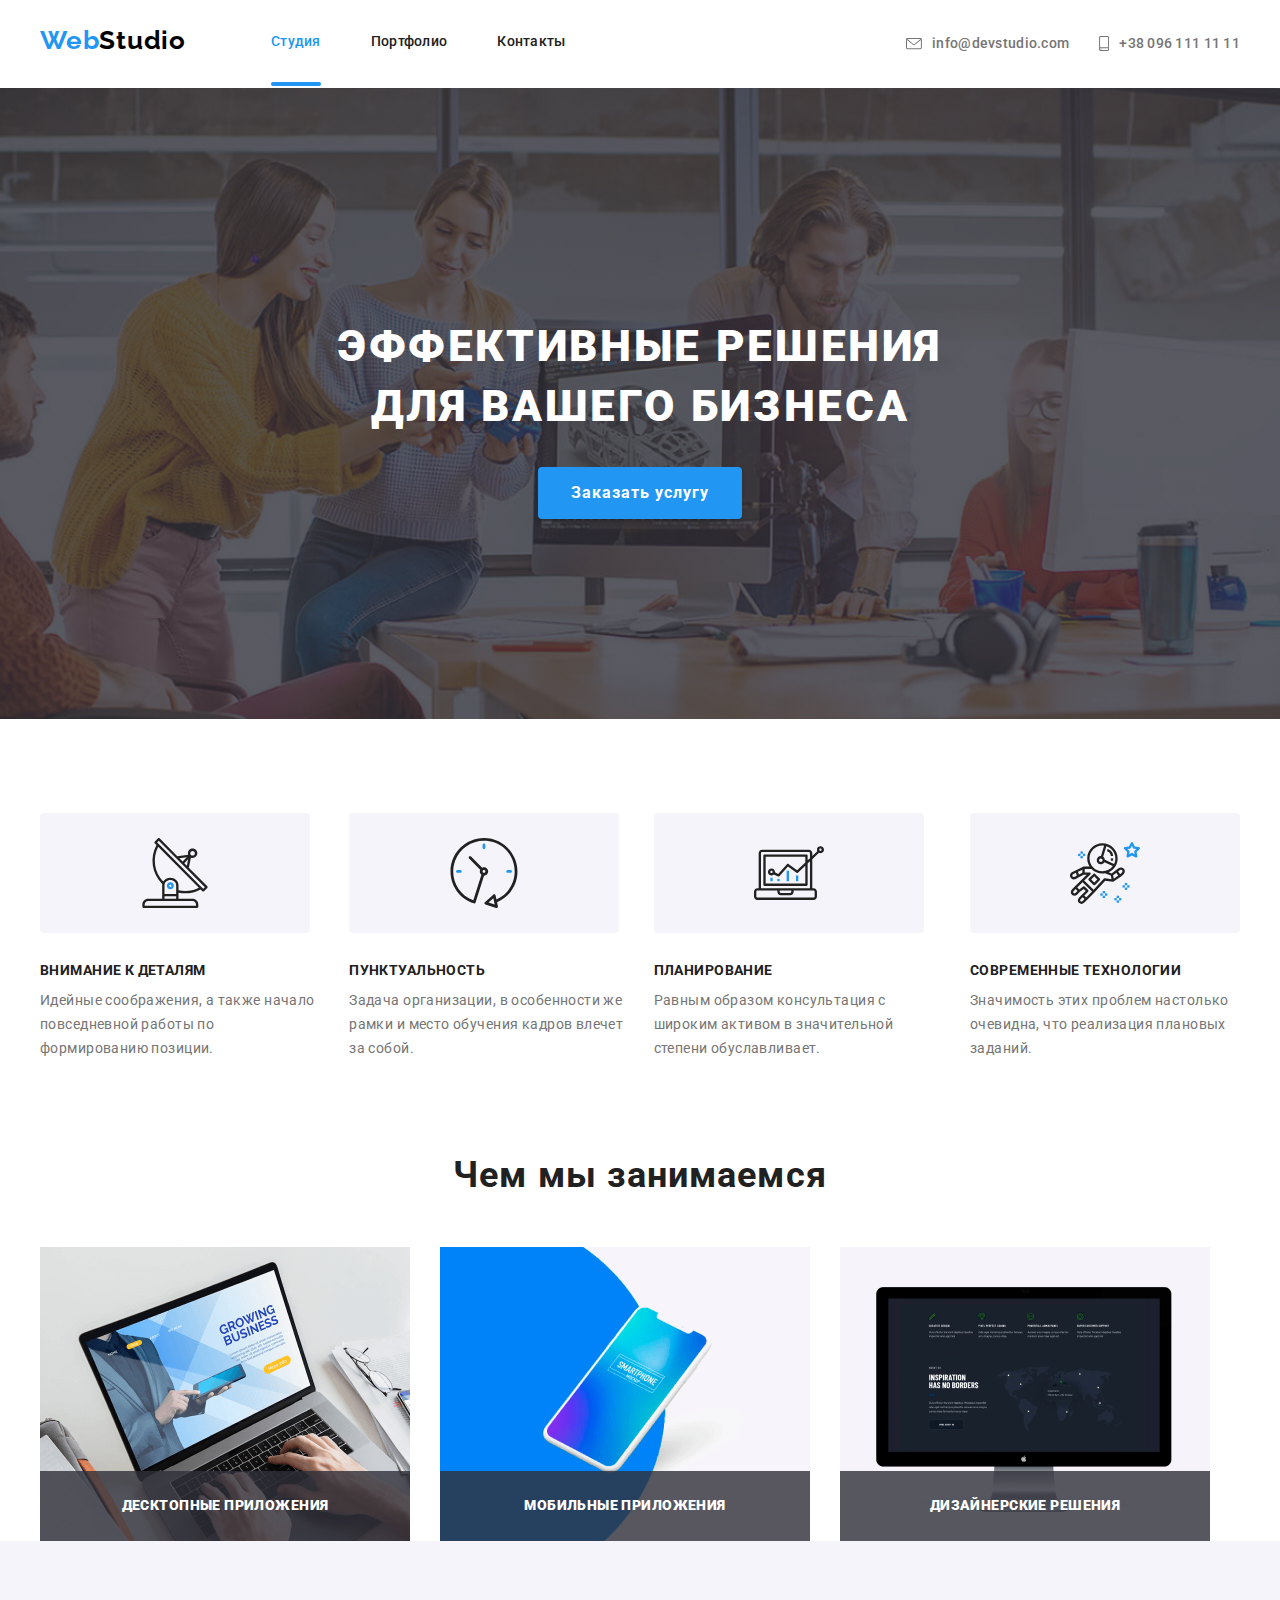
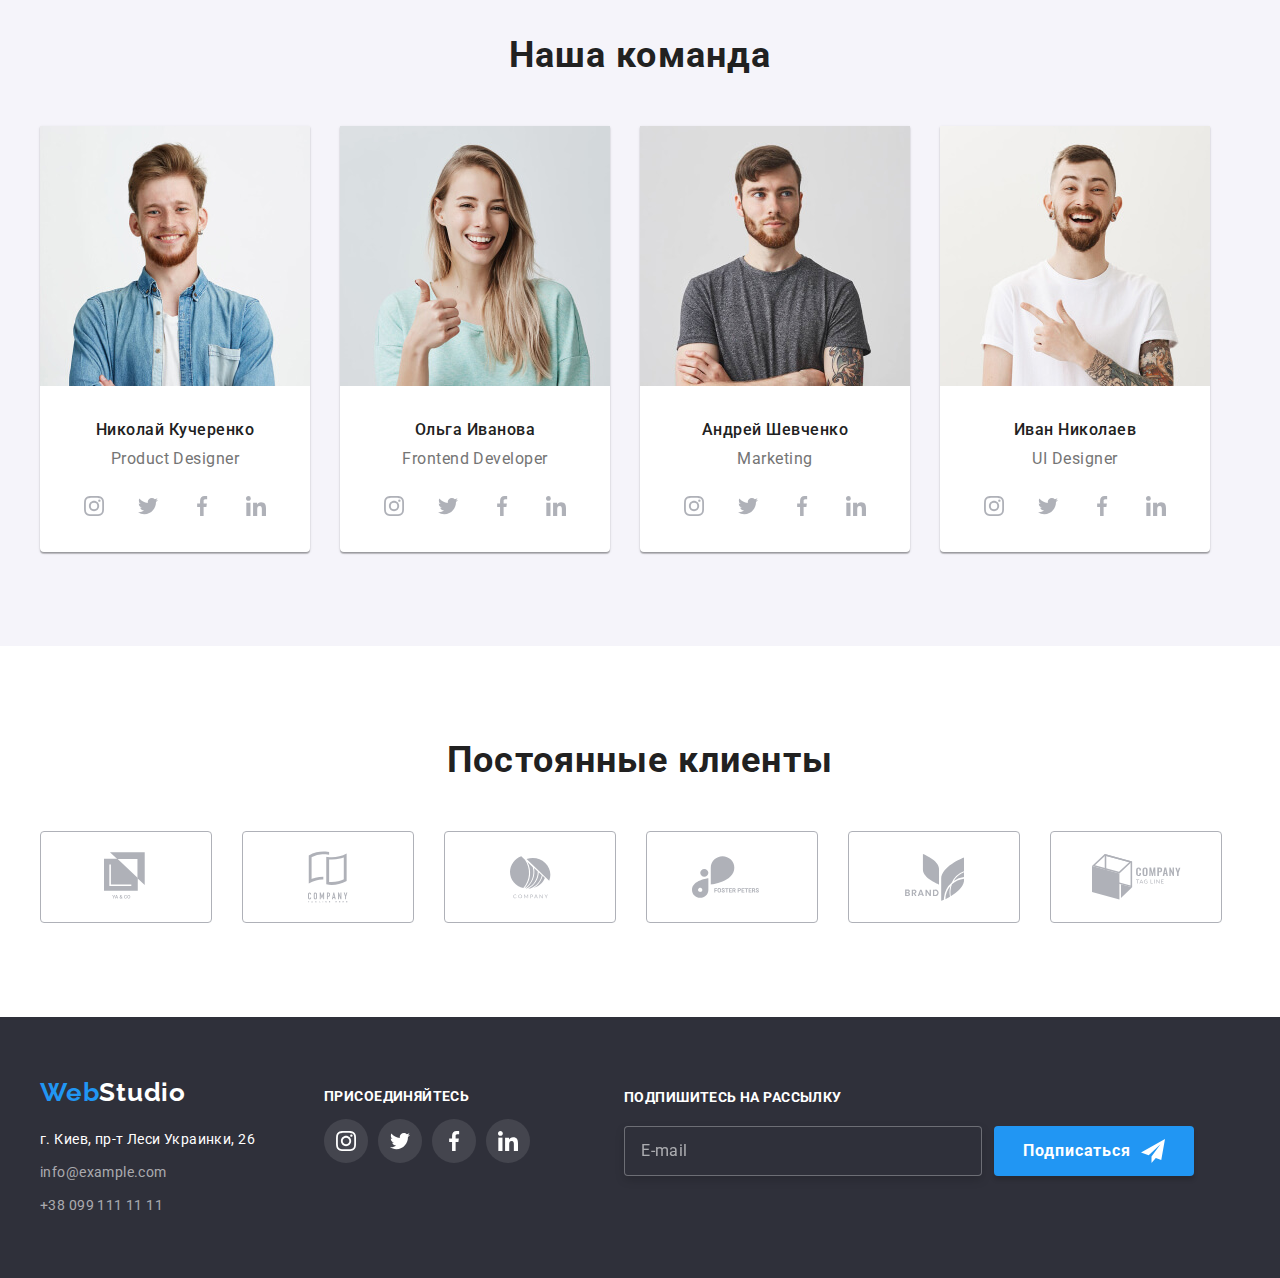
<file: index.html>
<!DOCTYPE html>
<html lang="ru">

<head>
    <meta charset="UTF-8">
    <meta name="viewport" content="width=device-width, initial-scale=1.0">
    <title>Web Studio</title>
    <link href="https://fonts.googleapis.com/css2?family=Raleway:wght@700&family=Roboto:wght@400;500;700;900&display=swap" rel="stylesheet">
    <link rel="stylesheet" href="./css/normalize.css">
    <link rel="stylesheet" href="./css/main.min.css">
</head>

<body>
    <header class="header">
        <div class="container">
            <nav class="navigation">
                <a class="logo-link link" href="./index.html"><span class="web">Web</span>Studio</a>
    
                <ul class="menu-list list">
                    <li class="menu-item">
                        <a class="menu-link menu-link-studio link" href="./index.html">Студия</a>
                    </li>
                    <li class="menu-item">
                        <a class="menu-link link" href="./portfolio.html">Портфолио</a>
                    </li>
                    <li class="menu-item">
                        <a class="menu-link link" href="">Контакты</a>
                    </li>
                </ul>
            </nav>
                <ul class="contacts-list list">
                    <li class="contacts-list-item">
                        <address class="contacts-item">
                            <a class="contacts-link link" href="mailto:info@devstudio.com">
                                <svg class="contacts-link-svg svg-mail">
                                    <use href="./images/sprite.svg#icon-e-mail"></use>
                                </svg>
                                info@devstudio.com</a>
                        </address>
                    </li>
                    <li class="contacts-list-item">
                        <address class="contacts-item">
                            <a class="contacts-link link" href="tel:+380961111111">
                                <svg class="contacts-link-svg svg-tel">
                                    <use href="./images/sprite.svg#icon-tel"></use>
                                </svg>
                                +38 096 111 11 11</a>
                        </address>
                    </li>
                </ul>
        </div>

    </header>

    <main>
        <section class="hero">
            <h1 class="hero-title">Эффективные решения <br> для вашего бизнеса</h1>
            <button data-modal-open class="hero-btn btn">Заказать услугу</button>
            <div data-modal class="backdrop is-hidden">
            <form action="#" class="hero-btn-form">
                <button data-modal-close class="close-form-button" type="button">
                <svg class="close-form-svg" width="18" height="18">
                    <use href="./images/sprite.svg#icon-close-form"></use>
                </svg>
                </button>
                <h2 class="hero-btn-form-p">Оставьте свои данные, мы вам перезвоним</h2>
                <div class="hero-form-field">
                <input type="text" class="hero-form-input" name="user-name" id="user-name" required placeholder=" ">
                <label for="user-name" class="hero-form-label">Имя</label>
                <svg class="hero-form-label-svg">
                    <use href="./images/sprite.svg#icon-user-name"></use>
                </svg>
                </div>
                <div class="hero-form-field">
                <input type="tel" class="hero-form-input" name="user-tel" id="user-tel" required placeholder=" ">
                
                <label for="user-tel" class="hero-form-label">Телефон</label>
                <svg class="hero-form-label-svg">
                    <use href="./images/sprite.svg#icon-user-tel"></use>
                </svg>
                </div>
                <div class="hero-form-field">
                <input type="email" class="hero-form-input" name="user-mail" id="user-mail" required placeholder=" ">
                
                <label for="user-mail" class="hero-form-label">Почта</label>
                <svg class="hero-form-label-svg">
                    <use href="./images/sprite.svg#icon-user-mail"></use>
                </svg>
                </div>
                <textarea class="hero-form-comment" name="user-comment" minlength="10" placeholder="Комментарий"></textarea>
                <div class="checkbox-div">
                    <input type="checkbox" value="agree" name="checkbox-agree" id="checkbox-agree-id" class="checkbox-input-text" required>
                    <label for="checkbox-agree-id" class="checkbox-text">Соглашаюсь с рассылкой и принимаю
                        <a class="checkbox-agree-link">Условия договора</a>
                    </label>
                </div>
                <button class="hero-button-form" type="submit">Отправить</button>
            </form>
            </div>
        </section>
        <!-- Особенности -->
        <section class="feature">
            <div class="container">
                <h2 hidden>Особенности</h2>
                <ul class="features-list list">
                    <li class="feature-item-one feature-item">
                        <h3 class="feature-title">Внимание к деталям</h3>
                        <p class="feature-description">Идейные соображения, а также начало повседневной работы по формированию позиции.</p>
                    </li>
                    <li class="feature-item-two feature-item">
                        <h3 class="feature-title">Пунктуальность</h3>
                        <p class="feature-description">Задача организации, в особенности же рамки и место обучения кадров влечет за собой.</p>
                    </li>
                    <li class="feature-item-three feature-item">                        <h3 class="feature-title">Планирование</h3>
                        <p class="feature-description">Равным образом консультация с широким активом в значительной степени обуславливает.</p>
                    </li>
                    <li class="feature-item-four feature-item">                        <h3 class="feature-title">Современные технологии</h3>
                        <p class="feature-description">Значимость этих проблем настолько очевидна, что реализация плановых заданий.</p>
                    </li>
                </ul>
            </div>
        </section>

        <!-- Чем мы занимаемся -->
        <section class="what-we-do">
            <div class="container">
            <h2 class="whatwedo title">Чем мы занимаемся</h2>
                <ul class="whatwedo-list list">
                    <li class="whatwedo-list-item">
                        <div class="whatwedo-list-img-wrapper">
                            <img class="whatwedo-list-item-img" src="./images/Chem-my-zanimaemsia/Desktop-img.png" alt="Десктопные приложения">
                        </div>
                            <p class="whatwedo-item"><b>Десктопные приложения</b></p>
                    </li>
                    <li class="whatwedo-list-item">
                        <div class="whatwedo-list-img-wrapper">
                            <img class="whatwedo-list-item-img" src="./images/Chem-my-zanimaemsia/Mobile-img.png" alt="Мобильные приложения">
                    </div>
                        <p class="whatwedo-item"><b>Мобильные приложения</b></p>
                    </li>
                    <li class="whatwedo-list-item">
                        <div class="whatwedo-list-img-wrapper">
                            <img class="whatwedo-list-item-img" src="./images/Chem-my-zanimaemsia/Design-img.png" alt="Дизайнерские решения">
                        </div>
                        <p class="whatwedo-item"><b>Дизайнерские решения</b></p>
                    </li>
                </ul>
            </div>
        </section>

        <!-- Наша команда -->
        <section class="our-team-section">
            <div class="container">
                <h2 class="our-team title">Наша команда</h2>
                    <ul class="our-team-list list">
                        <li class="our-team-list-item">                        
                            <img class="our-team-img" src="./images/Nasha-komanda/img.jpg" alt="Николай Кучеренко" width="270" height="260">
                            <h3 class="team-item">Николай Кучеренко</h3>
                            <p class="team-item-description" lang="en">Product Designer</p>
                            <div class="social-list">
                                <ul class="our-team-social-links list">
                                    <li class="social-links-item">
                                        <a class="social-links-svg" href="">
                                            <svg class="social-link-svg">
                                                <use href="./images/sprite.svg#icon-instagram-grey"></use>
                                            </svg>
                                        </a>
                                    </li>
                                    <li class="social-links-item">
                                        <a class="social-links-svg" href="">
                                            <svg class="social-link-svg">
                                                <use href="./images/sprite.svg#icon-twitter-grey"></use>
                                            </svg>
                                        </a>
                                    </li>
                                    <li class="social-links-item">
                                        <a class="social-links-svg" href="">
                                            <svg class="social-link-svg">
                                                <use href="./images/sprite.svg#icon-facebook-grey"></use>
                                            </svg>
                                        </a>
                                    </li>
                                    <li class="social-links-item">
                                        <a class="social-links-svg" href="">
                                            <svg class="social-link-svg">
                                                <use href="./images/sprite.svg#icon-linkedin-grey"></use>
                                            </svg>
                                        </a>
                                    </li>
                                </ul>
                            </div>
                        </li>
                
                
                        <li class="our-team-list-item">
                            <img class="our-team-img" src="./images/Nasha-komanda/img-1.jpg" alt="Ольга Иванова" width="270" height="260">
                            <h3 class="team-item">Ольга Иванова</h3>
                            <p class="team-item-description" lang="en">Frontend Developer</p>
                            <ul class="our-team-social-links list">
                                <li class="social-links-item">
                                    <a class="social-links-svg" href="">
                                        <svg class="social-link-svg">
                                            <use href="./images/sprite.svg#icon-instagram-grey"></use>
                                        </svg>
                                    </a>
                                </li>
                                <li class="social-links-item">
                                    <a class="social-links-svg" href="">
                                        <svg class="social-link-svg">
                                            <use href="./images/sprite.svg#icon-twitter-grey"></use>
                                        </svg>
                                    </a>
                                </li>
                                <li class="social-links-item">
                                    <a class="social-links-svg" href="">
                                        <svg class="social-link-svg">
                                            <use href="./images/sprite.svg#icon-facebook-grey"></use>
                                        </svg>
                                    </a>
                                </li>
                                <li class="social-links-item">
                                    <a class="social-links-svg" href="">
                                        <svg class="social-link-svg">
                                            <use href="./images/sprite.svg#icon-linkedin-grey"></use>
                                        </svg>
                                    </a>
                                </li>
                            </ul>
                        </li>
                
                
                    <li class="our-team-list-item">
                        <img class="our-team-img" src="./images/Nasha-komanda/img-2.jpg" alt="Андрей Шевченко" width="270" height="260">
                        <h3 class="team-item">Андрей Шевченко</h3>
                        <p class="team-item-description" lang="en">Marketing</p>
                        <ul class="our-team-social-links list">
                            <li class="social-links-item">
                                <a class="social-links-svg" href="">
                                    <svg class="social-link-svg">
                                        <use href="./images/sprite.svg#icon-instagram-grey"></use>
                                    </svg>
                                </a>
                            </li>
                            <li class="social-links-item">
                                <a class="social-links-svg" href="">
                                    <svg class="social-link-svg">
                                        <use href="./images/sprite.svg#icon-twitter-grey"></use>
                                    </svg>
                                </a>
                            </li>
                            <li class="social-links-item">
                                <a class="social-links-svg" href="">
                                    <svg class="social-link-svg">
                                        <use href="./images/sprite.svg#icon-facebook-grey"></use>
                                    </svg>
                                </a>
                            </li>
                            <li class="social-links-item">
                                <a class="social-links-svg" href="">
                                    <svg class="social-link-svg">
                                        <use href="./images/sprite.svg#icon-linkedin-grey"></use>
                                    </svg>
                                </a>
                            </li>
                        </ul>
                    </li>
                    <li class="our-team-list-item">
                        <img class="our-team-img" src="./images/Nasha-komanda/img-3.jpg" alt="Иван Николаев" width="270" height="260">
                        <h3 class="team-item">Иван Николаев</h3>
                        <p class="team-item-description" lang="en">UI Designer</p>
                            
                        <ul class="our-team-social-links list">
                            <li class="social-links-item">
                                <a class="social-links-svg" href="">
                                    <svg class="social-link-svg">
                                        <use href="./images/sprite.svg#icon-instagram-grey"></use>
                                    </svg>
                                </a>
                            </li>
                            <li class="social-links-item">
                                <a class="social-links-svg" href="">
                                    <svg class="social-link-svg">
                                        <use href="./images/sprite.svg#icon-twitter-grey"></use>
                                    </svg>
                                </a>
                            </li>
                            <li class="social-links-item">
                                <a class="social-links-svg" href="">
                                    <svg class="social-link-svg">
                                        <use href="./images/sprite.svg#icon-facebook-grey"></use>
                                    </svg>
                                </a>
                            </li>
                            <li class="social-links-item">
                                <a class="social-links-svg" href="">
                                    <svg class="social-link-svg">
                                        <use href="./images/sprite.svg#icon-linkedin-grey"></use>
                                    </svg>
                                </a>
                            </li>
                        </ul>
                    </li>
                </ul>
            </div>
        </section>

        <!-- Постоянные клиенты -->
        <section class="clients-section">
            <div class="container">
            <h2 class="clients title">Постоянные клиенты</h2>
            <ul class="clients-list list">
                <li class="clients-list-item"> 
                    <a class="clients-list-link" href="">
                        <svg class="clients-list-link-svg clients-list-link-svg-one"><use href="./images/sprite.svg#icon-logo-1"></use></svg>
                    </a>
                </li>
                <li class="clients-list-item">
                    <a class="clients-list-link" href="">
                        <svg class="clients-list-link-svg clients-list-link-svg-two"><use href="./images/sprite.svg#icon-logo-2"></use></svg>
                    </a>
                </li>
                <li class="clients-list-item">
                    <a class="clients-list-link" href="">
                        <svg class="clients-list-link-svg clients-list-link-svg-three"><use href="./images/sprite.svg#icon-logo-3"></use></svg>
                    </a>
                </li>
                <li class="clients-list-item">
                    <a class="clients-list-link" href="">
                        <svg class="clients-list-link-svg clients-list-link-svg-four"><use href="./images/sprite.svg#icon-logo-4"></use></svg>
                    </a>
                </li>
                <li class="clients-list-item">
                    <a class="clients-list-link" href="">
                        <svg class="clients-list-link-svg clients-list-link-svg-five"><use href="./images/sprite.svg#icon-logo-5"></use></svg>
                    </a>
                </li>
                <li class="clients-list-item">
                    <a class="clients-list-link" href="">
                        <svg class="clients-list-link-svg clients-list-link-svg-six"><use href="./images/sprite.svg#icon-logo-6"></use></svg>
                    </a>
                </li>
            </ul>
        </div>
        </section>
    </main>

    <footer>
        <div class="container footer-container">
            <div class="address-section">
                <a class="logo-link-footer link" href="./index.html"><span class="web">Web</span>Studio</a>
                <ul class="address-list list">
                    <li class="address-list-item">
                        <address><a class="adress-item link" href="https://goo.gl/maps/cfzTt26jJgseavG87" target="_blank">г. Киев, пр-т Леси Украинки, 26</a></address>
                    </li>
                    <li class="address-list-item">
                        <address><a class="mail-item link" href="mailto:info@example.com">info@example.com</a></address>
                    </li>
                    <li class="address-list-item">
                        <address><a class="tel-item link" href="tel:+380991111111">+38 099 111 11 11</a></address>
                    </li>
                </ul>
            </div>

            <div class="join-in-section">
                <p class="join-in">присоединяйтесь</p>
                <ul class="join-in-list list">
                    <li class="social-links-item">
                        <a class="social-link social-link-one" href="">
                        </a>
                    </li>
                    <li class="social-links-item">
                        <a class="social-link social-link-two" href="">
                        </a>
                    </li>
                    <li class="social-links-item">
                        <a class="social-link social-link-three" href="">
                        </a>
                    </li>
                    <li class="social-links-item">
                        <a class="social-link social-link-four" href="">
                        </a>
                    </li>
                </ul>
            </div>

            <div class="follow-us">
                <b class="join-in">подпишитесь на рассылку</b>
                <form class="email-input">
                    <input type="email" class="email-input-form" name="user-email" placeholder="E-mail">
                    <button class="follow-us-button" type="submit"><span class="follow-us-title">Подписаться</span></button>
                </form>
            </div>
        </div>
    </footer>
    <script src="./js/modal.js"></script>
</body>
</html>
</file>
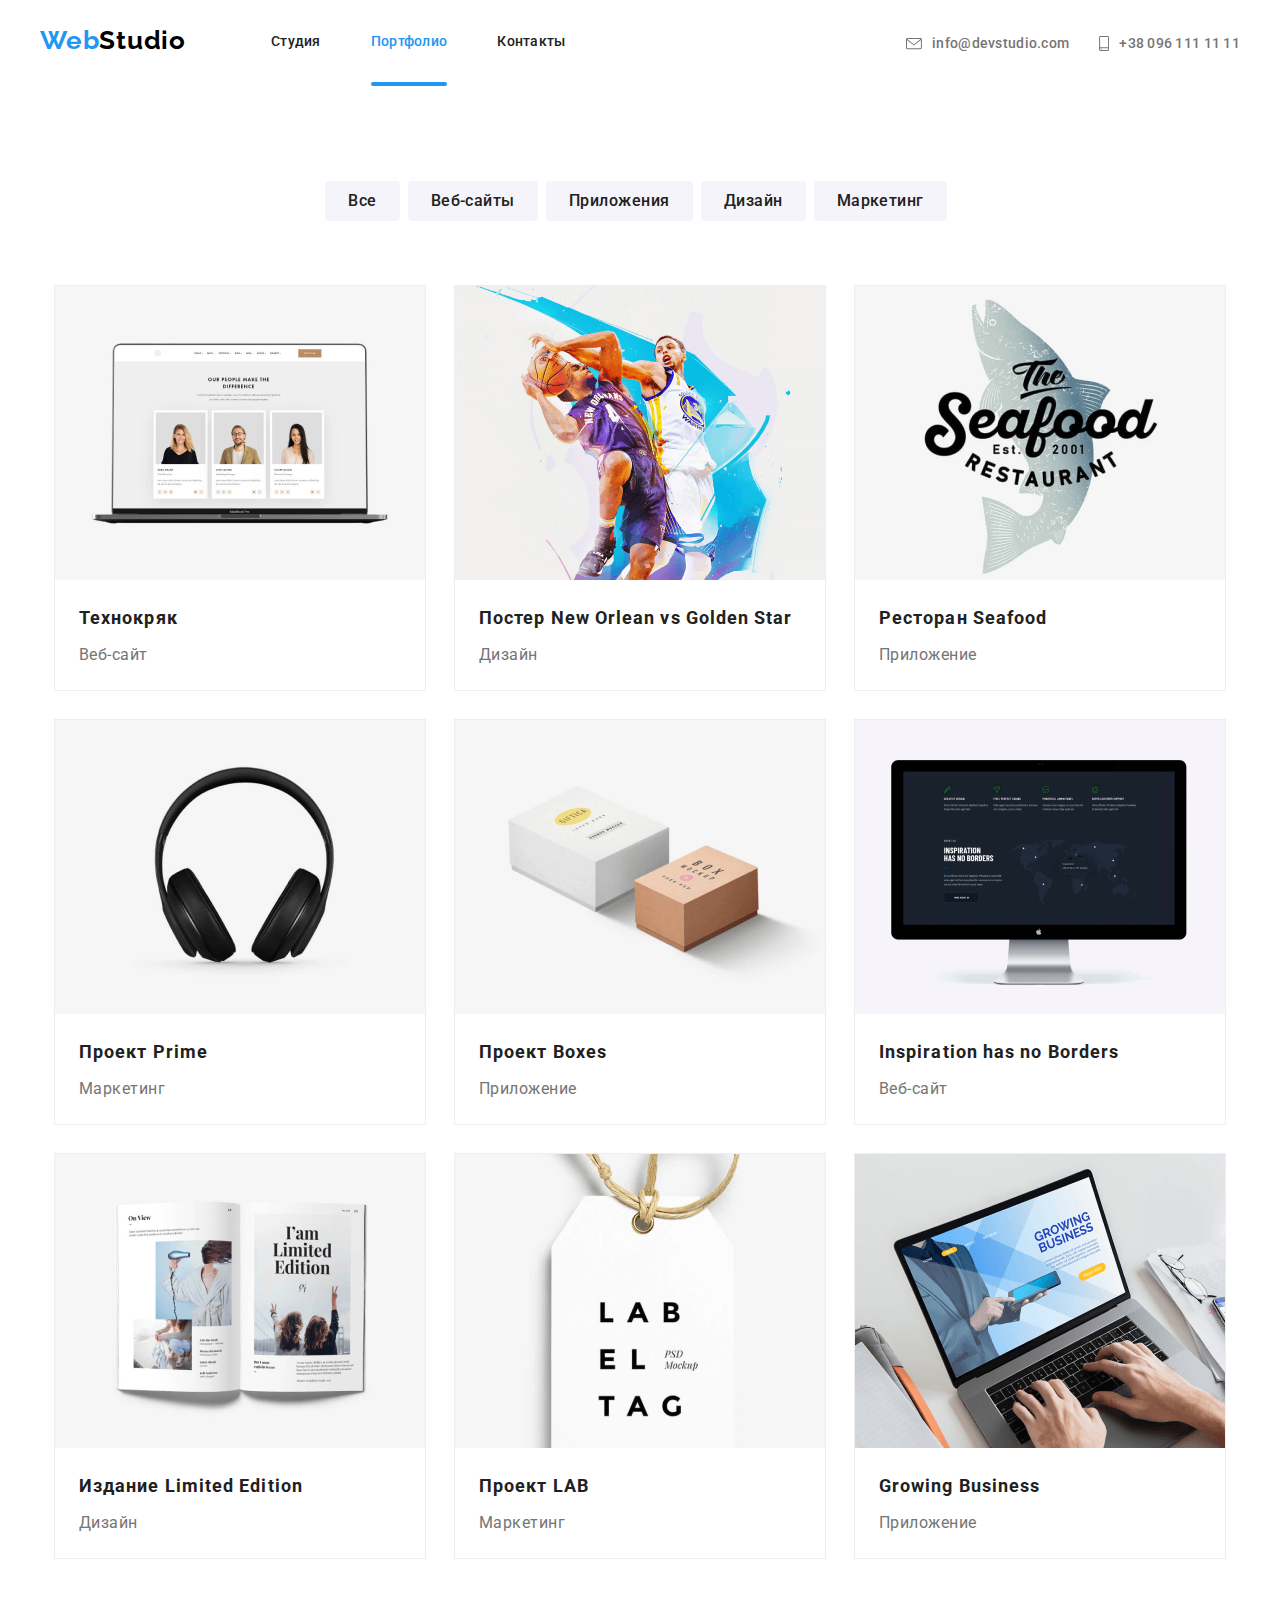
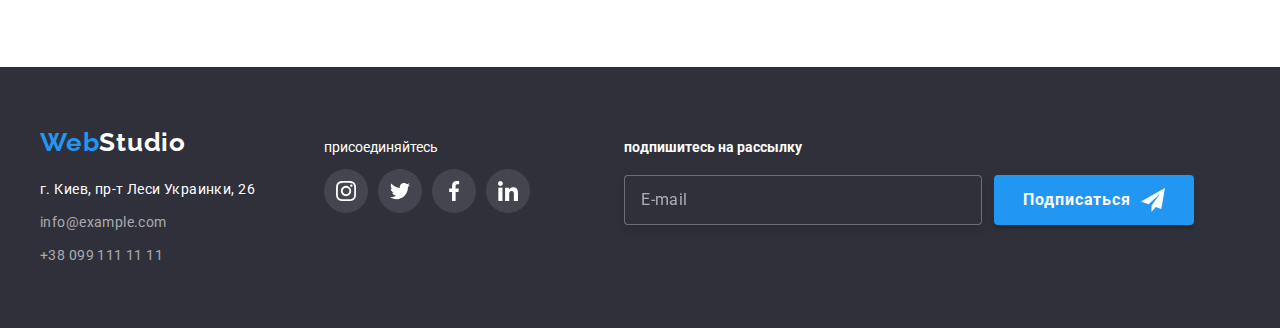
<file: portfolio.html>
<!DOCTYPE html>
<html lang="ru">
<head>
    <meta charset="UTF-8">
    <meta name="viewport" content="width=device-width, initial-scale=1.0">
    <title>Web Studio</title>
    <link href="https://fonts.googleapis.com/css2?family=Raleway:wght@700&family=Roboto:wght@400;500;700;900&display=swap" rel="stylesheet">
    <link rel="stylesheet" href="./css/normalize.css">
    <link rel="stylesheet" href="./css/portfolio.min.css">
</head>
<body>
    <header class="header">
        <div class="container">
            <nav class="navigation">
                <a class="logo-link link" href="./index.html"><span class="web">Web</span>Studio</a>
    
                <ul class="menu-list list">
                    <li class="menu-item">
                        <a class="menu-link link" href="./index.html">Студия</a>
                    </li>
                    <li class="menu-item">
                        <a class="menu-link menu-link-portfolio link" href="./portfolio.html">Портфолио</a>
                    </li>
                    <li class="menu-item">
                        <a class="menu-link link" href="">Контакты</a>
                    </li>
                </ul>
            </nav>
            <ul class="contacts-list list">
                <li class="contacts-list-item">
                    <address class="contacts-item">
                        <a class="contacts-link link" href="mailto:info@devstudio.com">
                            <svg class="contacts-link-svg svg-mail">
                                <use href="./images/sprite.svg#icon-e-mail"></use>
                            </svg>
                            info@devstudio.com</a>
                    </address>
                </li>
                <li class="contacts-list-item">
                    <address class="contacts-item">
                        <a class="contacts-link link" href="tel:+380961111111">
                            <svg class="contacts-link-svg svg-tel">
                                <use href="./images/sprite.svg#icon-tel"></use>
                            </svg>
                            +38 096 111 11 11</a>
                    </address>
                </li>
            </ul>
        </div>

    </header>

    <main>
        <div class="filters-div">
        <div class="container">
            <h1 hidden>Примеры работ</h1>
        <!-- Filters -->
        
            <ul class="filters-list list">
                <li>
                    <button class="filter-item-btn">Все</button>
                </li>
                <li>
                    <button class="filter-item-btn">Веб-сайты</button>
                </li>
                <li>
                    <button class="filter-item-btn">Приложения</button>
                </li>
                <li>
                    <button class="filter-item-btn">Дизайн</button>
                </li>
                <li>
                    <button class="filter-item-btn">Маркетинг</button>
                </li>
            </ul>
        </div>
        </div>

        <div class="projects">
        <div class="container">
            <ul class="projects-list list">
                <li class="projects-list-item">
                    <a class=" link" href="">
                    <div class="projects-img-div">
                        <img class="projects-img" src="./images/Projects/1.png" alt="Веб-сайт">               
                        <p class="projects-item-description">Технокряк это современная площадка распространения коронавируса. Компании используют эту платформу для цифрового шпионажа и атак на защищённые сервера конкурентов.</p>
                    </div>
                        <h2 class="projects-item">Технокряк</h2>
                        <p class="project-item-title">Веб-сайт</p>
                    </a>   
                </li>
                <li class="projects-list-item">
                    <a class="link" href="">
                    <div class="projects-img-div">
                        <img class="projects-img" src="./images/Projects/2.png" alt="Дизайн">
                        <p class="projects-item-description">Технокряк это современная площадка распространения коронавируса. Компании используют эту платформу для цифрового шпионажа и атак на защищённые сервера конкурентов.</p>
                    </div>
                        <h2 class="projects-item">Постер New Orlean vs Golden Star</h2>
                        <p class="project-item-title">Дизайн</p>
                    </a>
                </li>
                <li class="projects-list-item">
                    <a class="link" href="">
                    <div class="projects-img-div">
                        <img class="projects-img" src="./images/Projects/3.png" alt="Приложение">
                        <p class="projects-item-description">Технокряк это современная площадка распространения коронавируса. Компании используют эту платформу для цифрового шпионажа и атак на защищённые сервера конкурентов.</p>
                    </div>
                        <h2 class="projects-item">Ресторан Seafood</h2>
                        <p class="project-item-title">Приложение</p>
                    </a>
                </li>
                <li class="projects-list-item">
                    <a class="link" href="">
                    <div class="projects-img-div">    
                        <img class="projects-img" src="./images/Projects/4.png" alt="Маркетинг">
                        <p class="projects-item-description">Технокряк это современная площадка распространения коронавируса. Компании используют эту платформу для цифрового шпионажа и атак на защищённые сервера конкурентов.</p>
                    </div>    
                        <h2 class="projects-item">Проект Prime</h2>
                        <p class="project-item-title">Маркетинг</p>
                    </a>
                </li>
                <li class="projects-list-item">
                    <a class="link" href="">
                    <div class="projects-img-div">    
                        <img class="projects-img" src="./images/Projects/5.png" alt="Приложение">
                        <p class="projects-item-description">Технокряк это современная площадка распространения коронавируса. Компании используют эту платформу для цифрового шпионажа и атак на защищённые сервера конкурентов.</p>
                    </div>    
                        <h2 class="projects-item">Проект Boxes</h2>
                        <p class="project-item-title">Приложение</p>
                    </a>
                </li>
                <li class="projects-list-item">
                    <a class="link" href="">
                    <div class="projects-img-div">    
                        <img class="projects-img" src="./images/Projects/6.png" alt="Веб-сайт">
                        <p class="projects-item-description">Технокряк это современная площадка распространения коронавируса. Компании используют эту платформу для цифрового шпионажа и атак на защищённые сервера конкурентов.</p>
                    </div>   
                        <h2 class="projects-item">Inspiration has no Borders</h2>
                        <p class="project-item-title">Веб-сайт</p>
                    </a>
                </li>
                <li class="projects-list-item">
                    <a class="link" href="">
                    <div class="projects-img-div">    
                        <img class="projects-img" src="./images/Projects/7.png" alt="Дизайн">
                        <p class="projects-item-description">Технокряк это современная площадка распространения коронавируса. Компании используют эту платформу для цифрового шпионажа и атак на защищённые сервера конкурентов.</p>
                    </div>   
                        <h2 class="projects-item">Издание Limited Edition</h2>
                        <p class="project-item-title">Дизайн</p>
                    </a>
                </li>
                <li class="projects-list-item">
                    <a class="link" href="">
                    <div class="projects-img-div">    
                        <img class="projects-img" src="./images/Projects/8.png" alt="Маркетинг">
                        <p class="projects-item-description">Технокряк это современная площадка распространения коронавируса. Компании используют эту платформу для цифрового шпионажа и атак на защищённые сервера конкурентов.</p>
                    </div>    
                        <h2 class="projects-item">Проект LAB</h2>
                        <p class="project-item-title">Маркетинг</p>
                    </a>
                </li>
                <li class="projects-list-item">
                    <a class="link" href="">
                    <div class="projects-img-div">    
                        <img class="projects-img" src="./images/Projects/9.png" alt="Приложение">
                        <p class="projects-item-description">Технокряк это современная площадка распространения коронавируса. Компании используют эту платформу для цифрового шпионажа и атак на защищённые сервера конкурентов.</p>
                    </div>    
                        <h2 class="projects-item">Growing Business</h2>
                        <p class="project-item-title">Приложение</p>
                    </a>
                </li>
            </ul>
        </div>
        </div>
    </main>

    <footer>
        <div class="container footer-container">
            <div class="address-section">
                <a class="logo-link-footer link" href="./index.html"><span class="web">Web</span>Studio</a>
                <ul class="address-list list">
                    <li class="address-list-item">
                        <address><a class="adress-item link" href="https://goo.gl/maps/cfzTt26jJgseavG87" target="_blank">г. Киев, пр-т Леси Украинки, 26</a></address>
                    </li>
                    <li class="address-list-item">
                        <address><a class="mail-item link" href="mailto:info@example.com">info@example.com</a></address>
                    </li>
                    <li class="address-list-item">
                        <address><a class="tel-item link" href="tel:+380991111111">+38 099 111 11 11</a></address>
                    </li>
                </ul>
            </div>

            <div class="join-in-section">
                <p class="join-in">присоединяйтесь</p>
                <ul class="join-in-list list">
                    <li class="social-links-item">
                        <a class="social-link social-link-one" href="">
                        </a>
                    </li>
                    <li class="social-links-item">
                        <a class="social-link social-link-two" href="">
                        </a>
                    </li>
                    <li class="social-links-item">
                        <a class="social-link social-link-three" href="">
                        </a>
                    </li>
                    <li class="social-links-item">
                        <a class="social-link social-link-four" href="">
                        </a>
                    </li>
                </ul>
            </div>

            <div class="follow-us">
                <b class="join-in">подпишитесь на рассылку</b>
                <form class="email-input">
                    <input type="email" class="email-input-form" name="user-email" placeholder="E-mail">
                    <button class="follow-us-button" type="submit"><span class="follow-us-title">Подписаться</span></button>
                </form>
            </div>
        </div>
    </footer>
</body>
</html>
</file>
<file: css/main.min.css>
.adress-item,.mail-item,.tel-item{font-family:Roboto;font-style:normal;font-weight:normal;font-size:14px;line-height:1.71;letter-spacing:0.03em}.link{text-decoration:none;display:block}.list{list-style:none}body{background-color:#fff;color:#757575;font-size:14px;font-family:"Roboto",sans-serif}@-webkit-keyframes fadeInLeft{from{opacity:0;-webkit-transform:translate3d(-100%, 0, 0);transform:translate3d(-100%, 0, 0)}to{opacity:1;-webkit-transform:translate3d(0, 0, 0);transform:translate3d(0, 0, 0)}}@keyframes fadeInLeft{from{opacity:0;-webkit-transform:translate3d(-100%, 0, 0);transform:translate3d(-100%, 0, 0)}to{opacity:1;-webkit-transform:translate3d(0, 0, 0);transform:translate3d(0, 0, 0)}}.container{width:1200px;padding-left:15px;padding-right:15px;margin-left:auto;margin-right:auto}.join-in{color:#fff;margin-top:0}.backdrop.is-hidden{visibility:hidden;opacity:0;pointer-events:none}.backdrop{position:fixed;top:0;left:0;width:100%;height:100%;background-color:rgba(0,0,0,0.2);-webkit-transition:opacity 250ms cubic-bezier(0.4, 0, 0.2, 1),visibility 250ms cubic-bezier(0.4, 0, 0.2, 1);-o-transition:opacity 250ms cubic-bezier(0.4, 0, 0.2, 1),visibility 250ms cubic-bezier(0.4, 0, 0.2, 1);transition:opacity 250ms cubic-bezier(0.4, 0, 0.2, 1),visibility 250ms cubic-bezier(0.4, 0, 0.2, 1);z-index:100;overflow-y:auto}.hero-btn-form{-webkit-box-sizing:border-box;box-sizing:border-box;width:528px;height:581px;padding-left:40px;padding-top:40px;padding-right:40px;padding-bottom:40px;background:#FFFFFF;-webkit-box-shadow:0px 1px 3px rgba(0,0,0,0.12),0px 1px 1px rgba(0,0,0,0.14),0px 2px 1px rgba(0,0,0,0.2);box-shadow:0px 1px 3px rgba(0,0,0,0.12),0px 1px 1px rgba(0,0,0,0.14),0px 2px 1px rgba(0,0,0,0.2);border-radius:4px;margin-left:auto;margin-right:auto;position:relative;top:10%}.close-form-svg{fill:#000000;-webkit-transition:fill 250ms cubic-bezier(0.4, 0, 0.2, 1);-o-transition:fill 250ms cubic-bezier(0.4, 0, 0.2, 1);transition:fill 250ms cubic-bezier(0.4, 0, 0.2, 1)}.close-form-button{display:-webkit-box;display:-ms-flexbox;display:flex;width:30px;height:30px;border:1px solid #AFB1B8;border-radius:50%;-webkit-box-pack:center;-ms-flex-pack:center;justify-content:center;-webkit-box-align:center;-ms-flex-align:center;align-items:center;background-color:#fff;position:absolute;top:7px;right:8px;background-size:contain}.close-form-button:hover{cursor:pointer;outline:none}.close-form-button:hover .close-form-svg{fill:#2196F3}.hero-form-field{margin-bottom:28px;position:relative}.hero-form-label{position:absolute;left:42px;top:12px;font-family:Roboto;font-style:normal;font-weight:normal;font-size:14px;line-height:1.14;letter-spacing:0.01em;-webkit-transition:-webkit-transform 250ms cubic-bezier(0.4, 0, 0.2, 1);transition:-webkit-transform 250ms cubic-bezier(0.4, 0, 0.2, 1);-o-transition:transform 250ms cubic-bezier(0.4, 0, 0.2, 1);transition:transform 250ms cubic-bezier(0.4, 0, 0.2, 1);transition:transform 250ms cubic-bezier(0.4, 0, 0.2, 1), -webkit-transform 250ms cubic-bezier(0.4, 0, 0.2, 1);color:#757575}.hero-form-label-svg{width:18px;height:18px;position:absolute;top:11px;left:17px;-webkit-transition:fill 250ms cubic-bezier(0.4, 0, 0.2, 1);-o-transition:fill 250ms cubic-bezier(0.4, 0, 0.2, 1);transition:fill 250ms cubic-bezier(0.4, 0, 0.2, 1)}.hero-form-input:focus ~ .hero-form-label-svg{fill:#2196F3}.hero-form-input:not(:placeholder-shown) ~ .hero-form-label-svg{fill:#2196F3}.hero-form-input{display:block;width:100%;height:40px;border:none;border:1px solid rgba(33,33,33,0.2);-webkit-box-sizing:border-box;box-sizing:border-box;border-radius:4px;padding-left:42px;padding-top:11px;padding-bottom:11px;padding-right:42px;-webkit-transition:border-color 250ms cubic-bezier(0.4, 0, 0.2, 1);-o-transition:border-color 250ms cubic-bezier(0.4, 0, 0.2, 1);transition:border-color 250ms cubic-bezier(0.4, 0, 0.2, 1);outline:none}.hero-form-input:hover{cursor:pointer}.hero-form-input:focus+.hero-form-label,.hero-form-input:not(:placeholder-shown)+.hero-form-label{-webkit-transform:translate(-30px, -30px);-ms-transform:translate(-30px, -30px);transform:translate(-30px, -30px);color:#2196F3;font-family:Roboto;font-style:normal;font-weight:normal;font-size:12px;line-height:1.16}.hero-form-input:focus,.hero-form-comment:focus,.hero-form-input:not(:placeholder-shown){border-color:#2196F3}.hero-form-comment{width:100%;height:120px;resize:none;border:1px solid rgba(33,33,33,0.2);-webkit-box-sizing:border-box;box-sizing:border-box;border-radius:4px;padding-left:16px;padding-top:12px;padding-bottom:12px;padding-right:16px;margin-bottom:20px;-webkit-transition:border-color 250ms cubic-bezier(0.4, 0, 0.2, 1);-o-transition:border-color 250ms cubic-bezier(0.4, 0, 0.2, 1);transition:border-color 250ms cubic-bezier(0.4, 0, 0.2, 1);outline:none}.hero-form-comment::-webkit-input-placeholder{font-size:14px;line-height:1.14;letter-spacing:0.01em;color:#757575}.hero-form-comment::-moz-placeholder{font-size:14px;line-height:1.14;letter-spacing:0.01em;color:#757575}.hero-form-comment:-ms-input-placeholder{font-size:14px;line-height:1.14;letter-spacing:0.01em;color:#757575}.hero-form-comment::-ms-input-placeholder{font-size:14px;line-height:1.14;letter-spacing:0.01em;color:#757575}.hero-form-comment::placeholder{font-size:14px;line-height:1.14;letter-spacing:0.01em;color:#757575}.checkbox-div{display:-webkit-box;display:-ms-flexbox;display:flex;-webkit-box-pack:center;-ms-flex-pack:center;justify-content:center}.checkbox-text{font-weight:normal;font-size:14px;line-height:1.71;letter-spacing:0.03em;color:#757575;display:-webkit-box;display:-ms-flexbox;display:flex;-webkit-box-align:center;-ms-flex-align:center;align-items:center}.checkbox-text::before{content:"";display:inline-block;width:16px;height:15px;background-image:url(..//images/icon-check.svg);margin-right:7px;border:2px solid #212121;border-radius:2px}.checkbox-input-text:checked+.checkbox-text::before{background-color:#2196F3;border-color:#2196F3;background-origin:border-box;background-size:contain}.checkbox-agree-link{-webkit-text-decoration-line:underline;text-decoration-line:underline;color:#2196F3}.checkbox-input-text{background-color:#212121;border-radius:2px;margin-right:8px;-webkit-appearance:none;-moz-appearance:none;appearance:none;position:absolute}.hero-button-form{margin-top:32px;width:200px;height:50px;font-weight:bold;font-size:16px;line-height:1.87;display:-webkit-box;display:-ms-flexbox;display:flex;-webkit-box-align:center;-ms-flex-align:center;align-items:center;-webkit-box-pack:center;-ms-flex-pack:center;justify-content:center;letter-spacing:0.06em;color:#FFFFFF;background-color:#188CE8;-webkit-box-shadow:0px 4px 4px rgba(0,0,0,0.15);box-shadow:0px 4px 4px rgba(0,0,0,0.15);border-radius:4px;margin-left:auto;margin-right:auto;cursor:pointer;border-color:transparent}.hero-button-form:focus{outline:none}.hero-btn-form-p{font-weight:bold;font-size:20px;line-height:1.15;text-align:center;letter-spacing:0.03em;color:#212121;margin:0;margin-bottom:30px}.social-link{display:-webkit-box;display:-ms-flexbox;display:flex;width:44px;height:44px;border-radius:50%;-webkit-box-pack:center;-ms-flex-pack:center;justify-content:center;-webkit-box-align:center;-ms-flex-align:center;align-items:center;-webkit-transition:background-color 250ms cubic-bezier(0.4, 0, 0.2, 1);-o-transition:background-color 250ms cubic-bezier(0.4, 0, 0.2, 1);transition:background-color 250ms cubic-bezier(0.4, 0, 0.2, 1);display:flex;width:44px;height:44px;justify-content:center;align-items:center}.social-link:hover,.social-link:focus{background-color:#2196F3}.social-links-item:not(:last-child){margin-right:10px}.title{font-weight:700;font-size:36px;line-height:1.16;text-align:center;letter-spacing:0.03em;color:#212121}.header .container{display:-webkit-box;display:-ms-flexbox;display:flex;-webkit-box-pack:justify;-ms-flex-pack:justify;justify-content:space-between;-webkit-box-align:center;-ms-flex-align:center;align-items:center}.menu-list{display:-webkit-box;display:-ms-flexbox;display:flex;padding-left:0;margin-top:0;margin-bottom:0;padding-top:32px}.menu-item:not(:last-child){margin-right:50px}.navigation{display:-webkit-box;display:-ms-flexbox;display:flex;-webkit-box-align:center;-ms-flex-align:center;align-items:center}.contacts-list{display:-webkit-box;display:-ms-flexbox;display:flex;padding-left:0;margin-top:0;margin-bottom:0}.contacts-list-item:not(:last-child){margin-right:30px}.logo-link{margin-right:85px}.logo-link,.logo-link-footer{font-family:"Raleway",sans-serif;font-style:normal;font-weight:700;font-size:26px;line-height:1.19;letter-spacing:.03em}.logo-link{color:#000;display:block;padding-bottom:32px;padding-top:25px;-webkit-animation-name:fadeInLeft;animation-name:fadeInLeft;-webkit-animation-duration:1000ms;animation-duration:1000ms;-webkit-animation-timing-function:cubic-bezier(0.4, 0, 0.2, 1);animation-timing-function:cubic-bezier(0.4, 0, 0.2, 1);-webkit-animation-iteration-count:1;animation-iteration-count:1;-webkit-animation-direction:normal;animation-direction:normal}.logo-link-footer{color:#fff}.web{color:#2196F3}.menu-link,.contacts-link{font-weight:500;font-size:14px;line-height:1.14;letter-spacing:0.02em}.menu-link{color:#212121;font-family:Roboto;font-style:normal;-webkit-transition:color 250ms cubic-bezier(0.4, 0, 0.2, 1);-o-transition:color 250ms cubic-bezier(0.4, 0, 0.2, 1);transition:color 250ms cubic-bezier(0.4, 0, 0.2, 1)}.menu-link::after{content:"";display:block;width:100%;height:4px;background-color:#ffffff;border-radius:2px;margin-top:32px}.contacts-link{color:#757575;font-family:Roboto;font-style:normal;display:-webkit-box;display:-ms-flexbox;display:flex;-webkit-box-align:center;-ms-flex-align:center;align-items:center;-webkit-transition:color 250ms cubic-bezier(0.4, 0, 0.2, 1);-o-transition:color 250ms cubic-bezier(0.4, 0, 0.2, 1);transition:color 250ms cubic-bezier(0.4, 0, 0.2, 1)}.menu-link-studio,.menu-link-portfolio{color:#2196F3}.menu-link-studio::after,.menu-link-portfolio::after{background-color:#2196F3;content:"";display:block;width:100%;height:4px;border-radius:2px;margin-top:32px}.menu-link:hover,.menu-link:focus,.contacts-link:hover,.contacts-link:focus{color:#2196F3}.contacts-link{fill:#757575}.contacts-link-svg{display:block;margin-right:10px;-webkit-transition:fill 250ms cubic-bezier(0.4, 0, 0.2, 1);-o-transition:fill 250ms cubic-bezier(0.4, 0, 0.2, 1);transition:fill 250ms cubic-bezier(0.4, 0, 0.2, 1)}.svg-mail{width:16px;height:12px}.svg-tel{width:10px;height:15px}.contacts-link:hover .contacts-link-svg,.contacts-link:focus .contacts-link-svg{fill:#2196F3}.hero{padding-top:200px;padding-bottom:200px;background-image:-webkit-gradient(linear, left top, left bottom, from(rgba(47,48,58,0.8)), to(rgba(47,48,58,0.8))),url(../images/Hero-section/Hero-img.jpg);background-image:-o-linear-gradient(top, rgba(47,48,58,0.8), rgba(47,48,58,0.8)),url(../images/Hero-section/Hero-img.jpg);background-image:linear-gradient(to bottom, rgba(47,48,58,0.8), rgba(47,48,58,0.8)),url(../images/Hero-section/Hero-img.jpg);background-size:cover;background-position:center}.hero-title{font-weight:900;font-size:44px;line-height:1.36;text-align:center;letter-spacing:0.06em;text-transform:uppercase;color:#fff}.hero-title{margin-bottom:30px}.btn{font-weight:700;font-size:16px;line-height:1.88;display:-webkit-box;display:-ms-flexbox;display:flex;-webkit-box-align:center;-ms-flex-align:center;align-items:center;text-align:center;letter-spacing:0.06em;color:#fff;background-color:#2196F3}.hero-btn{display:block;margin-left:auto;margin-right:auto;border:1px solid transparent;border-radius:4px;padding-left:32px;padding-right:32px;padding-top:10px;padding-bottom:10px;-webkit-box-shadow:0px 4px 4px rgba(0,0,0,0.15);box-shadow:0px 4px 4px rgba(0,0,0,0.15)}.hero-btn:focus{outline:none}.features-list{display:-webkit-box;display:-ms-flexbox;display:flex;padding-left:0;margin-top:0;margin-bottom:0}.feature-item:not(:last-child){margin-right:30px}.feature-item::before{content:"";display:block;width:70px;height:70px;margin-bottom:30px;padding-top:25px;padding-right:100px;padding-bottom:25px;padding-left:100px;background-color:#F5F4FA;border-radius:4px;background-repeat:no-repeat;background-position:50% 50%}.feature-item-one::before{background-image:url(../images/Osobennosti/osobennosti-img-1.svg)}.feature-item-two::before{background-image:url(../images/Osobennosti/osobennosti-img-2.svg)}.feature-item-three::before{background-image:url(../images/Osobennosti/osobennosti-img-3.svg)}.feature-item-four::before{background-image:url(../images/Osobennosti/osobennosti-img-4.svg)}.feature-title{margin-top:0;margin-bottom:10px}.feature-description{color:#757575}.feature-description,.team-item,.team-item-description{margin-top:0;margin-bottom:0}.feature .container{padding-top:94px;padding-bottom:94px}.feature-title,.whatwedo-item,.join-in{font-weight:700;font-size:14px;line-height:1.14;letter-spacing:0.03em;text-transform:uppercase}.feature-title{color:#212121}.feature-description{font-weight:normal;font-size:14px;line-height:1.71;letter-spacing:0.03em}.whatwedo{margin-top:0;margin-bottom:50px}.whatwedo .container{padding-bottom:94px}.whatwedo-list{display:-webkit-box;display:-ms-flexbox;display:flex;margin-top:0;margin-bottom:0;padding-left:0}.whatwedo-list-item{position:relative}.whatwedo-list-item:not(:last-child){margin-right:30px}.whatwedo-item{text-align:center;-webkit-box-pack:center;-ms-flex-pack:center;justify-content:center;color:#fff;position:absolute;background-color:rgba(47,48,58,0.8);margin:0;padding-top:27px;padding-bottom:27px;max-width:100%;left:50%;bottom:0;-webkit-transform:translateX(-50%);-ms-transform:translateX(-50%);transform:translateX(-50%);width:100%}.whatwedo-list-item-img{display:block;max-width:100%}.our-team-section .container{padding-top:94px;padding-bottom:94px}.our-team-img{margin-bottom:30px}.our-team{margin-top:0;margin-bottom:50px}.our-team-list{display:-webkit-box;display:-ms-flexbox;display:flex;margin-top:0;margin-bottom:0;padding-left:0}.our-team-list-item{background-color:#FFFFFF;-webkit-box-shadow:0px 2px 1px rgba(0,0,0,0.2),0px 1px 1px rgba(0,0,0,0.14),0px 1px 3px rgba(0,0,0,0.12);box-shadow:0px 2px 1px rgba(0,0,0,0.2),0px 1px 1px rgba(0,0,0,0.14),0px 1px 3px rgba(0,0,0,0.12);border-radius:0px 0px 4px 4px;padding-bottom:24px}.our-team-list-item:not(:last-child){margin-right:30px}.our-team-social-links{display:-webkit-box;display:-ms-flexbox;display:flex;padding-left:32px;padding-right:32px}.our-team-section{background-color:#F5F4FA}.team-item,.team-item-description{font-size:16px;line-height:1.19;text-align:center;letter-spacing:0.03em}.team-item{font-weight:500;color:#212121}.team-item{margin-bottom:10px}.team-item-description{margin-bottom:16px}.team-item-description{font-weight:normal;color:#757575}.social-links-svg{display:-webkit-box;display:-ms-flexbox;display:flex;width:44px;height:44px;border-radius:50%;-webkit-box-pack:center;-ms-flex-pack:center;justify-content:center;-webkit-box-align:center;-ms-flex-align:center;align-items:center;fill:#AFB1B8;-webkit-transition:background-color 250ms cubic-bezier(0.4, 0, 0.2, 1);-o-transition:background-color 250ms cubic-bezier(0.4, 0, 0.2, 1);transition:background-color 250ms cubic-bezier(0.4, 0, 0.2, 1)}.social-links-svg:hover,.social-links-svg:focus{background-color:#2196F3;fill:#FFFFFF}.social-link-svg{width:20px;height:20px;-webkit-transition:fill 250ms cubic-bezier(0.4, 0, 0.2, 1);-o-transition:fill 250ms cubic-bezier(0.4, 0, 0.2, 1);transition:fill 250ms cubic-bezier(0.4, 0, 0.2, 1)}.clients-section .container{padding-top:94px;padding-bottom:94px}.clients{margin-top:0;margin-bottom:50px}.clients-list{margin-top:0;margin-bottom:0;padding-left:0;display:-webkit-box;display:-ms-flexbox;display:flex}.clients-list-item{margin-right:30px}.clients-list-link{display:-webkit-box;display:-ms-flexbox;display:flex;width:170px;height:90px;-webkit-box-pack:center;-ms-flex-pack:center;justify-content:center;-webkit-box-align:center;-ms-flex-align:center;align-items:center;border:1px solid #AFB1B8;border-radius:4px;fill:#AFB1B8;-webkit-transition:border-color 250ms cubic-bezier(0.4, 0, 0.2, 1);-o-transition:border-color 250ms cubic-bezier(0.4, 0, 0.2, 1);transition:border-color 250ms cubic-bezier(0.4, 0, 0.2, 1)}.clients-list-link:hover,.clients-list-link:focus{border:1px solid #2196F3}.clients-list-link-svg-one{width:45px;height:50px}.clients-list-link-svg-two{width:40px;height:52px}.clients-list-link-svg-three{width:41px;height:43px}.clients-list-link-svg-four{width:80px;height:43px}.clients-list-link-svg-five{width:59px;height:47px}.clients-list-link-svg-six{width:89px;height:46px}.clients-list-link-svg{-webkit-transition:fill 250ms cubic-bezier(0.4, 0, 0.2, 1);-o-transition:fill 250ms cubic-bezier(0.4, 0, 0.2, 1);transition:fill 250ms cubic-bezier(0.4, 0, 0.2, 1)}.clients-list-link:hover .clients-list-link-svg,.clients-list-link:focus .clients-list-link-svg{fill:#2196F3}footer{background-color:#2F303A}.address-section{padding-top:60px;margin-right:69px}.address-list{margin-top:0;margin-bottom:0;padding-left:0}.logo-link-footer{margin-bottom:20px}.footer-container{display:-webkit-box;display:-ms-flexbox;display:flex;padding-bottom:60px}.address-list-item:not(:last-child){margin-bottom:9px}.adress-item{color:#fff}.mail-item,.tel-item{color:rgba(255,255,255,0.6)}.social-link-one{background-image:url(../images/social-links/instagram.svg);background-repeat:no-repeat;background-position:center;width:44px;height:44px;background-color:rgba(255,255,255,0.1)}.social-link-two{background-image:url(../images/social-links/twitter.svg);background-repeat:no-repeat;background-position:center;width:44px;height:44px;background-color:rgba(255,255,255,0.1)}.social-link-three{background-image:url(../images/social-links/facebook.svg);background-repeat:no-repeat;background-position:center;width:44px;height:44px;background-color:rgba(255,255,255,0.1)}.social-link-four{background-image:url(../images/social-links/linkedin.svg);background-repeat:no-repeat;background-position:center;width:44px;height:44px;background-color:rgba(255,255,255,0.1)}.join-in-list{margin-top:0;margin-bottom:0;padding-left:0;display:-webkit-box;display:-ms-flexbox;display:flex}.join-in-section{margin-right:94px;padding-top:72px}.email-input{margin-top:20px;display:-webkit-box;display:-ms-flexbox;display:flex}.email-input-form{outline:none;width:358px;height:50px;padding-left:16px;padding-top:15px;padding-bottom:15px;border:none;border:1px solid rgba(255,255,255,0.3);-webkit-box-sizing:border-box;box-sizing:border-box;-webkit-filter:drop-shadow(0px 4px 4px rgba(0,0,0,0.15));filter:drop-shadow(0px 4px 4px rgba(0,0,0,0.15));border-radius:4px;background-color:#2F303A;margin-right:12px;color:#fff}.email-input-form::-webkit-input-placeholder{font-family:Roboto;font-style:normal;font-weight:normal;font-size:16px;line-height:1.25;display:-webkit-box;display:flex;-webkit-box-align:center;align-items:center;letter-spacing:0.03em;color:rgba(255,255,255,0.6)}.email-input-form::-moz-placeholder{font-family:Roboto;font-style:normal;font-weight:normal;font-size:16px;line-height:1.25;display:flex;align-items:center;letter-spacing:0.03em;color:rgba(255,255,255,0.6)}.email-input-form:-ms-input-placeholder{font-family:Roboto;font-style:normal;font-weight:normal;font-size:16px;line-height:1.25;display:-ms-flexbox;display:flex;-ms-flex-align:center;align-items:center;letter-spacing:0.03em;color:rgba(255,255,255,0.6)}.email-input-form::-ms-input-placeholder{font-family:Roboto;font-style:normal;font-weight:normal;font-size:16px;line-height:1.25;display:-ms-flexbox;display:flex;-ms-flex-align:center;align-items:center;letter-spacing:0.03em;color:rgba(255,255,255,0.6)}.email-input-form::placeholder{font-family:Roboto;font-style:normal;font-weight:normal;font-size:16px;line-height:1.25;display:-webkit-box;display:-ms-flexbox;display:flex;-webkit-box-align:center;-ms-flex-align:center;align-items:center;letter-spacing:0.03em;color:rgba(255,255,255,0.6)}.follow-us-button{font-family:Roboto;font-style:normal;font-weight:bold;font-size:16px;line-height:1.87;outline:none;display:-webkit-box;display:-ms-flexbox;display:flex;-webkit-box-align:center;-ms-flex-align:center;align-items:center;text-align:center;letter-spacing:0.06em;width:200px;height:50px;color:#FFFFFF;background-color:#2196F3;-webkit-box-shadow:0px 4px 4px rgba(0,0,0,0.15);box-shadow:0px 4px 4px rgba(0,0,0,0.15);border:1px solid transparent;border-radius:4px;-webkit-box-pack:center;-ms-flex-pack:center;justify-content:center}.follow-us-button::after{content:"";display:block;width:24px;height:24px;background-image:url(../images/social-links/telegram.svg)}.follow-us{margin-top:72px}.follow-us-title{margin-right:10px}
</file>
<file: css/portfolio.min.css>
.adress-item,.mail-item,.tel-item{font-family:Roboto;font-style:normal;font-weight:normal;font-size:14px;line-height:1.71;letter-spacing:0.03em}.link{text-decoration:none;display:block}.list{list-style:none}body{background-color:#fff;color:#757575;font-size:14px;font-family:"Roboto",sans-serif}@-webkit-keyframes fadeInLeft{from{opacity:0;-webkit-transform:translate3d(-100%, 0, 0);transform:translate3d(-100%, 0, 0)}to{opacity:1;-webkit-transform:translate3d(0, 0, 0);transform:translate3d(0, 0, 0)}}@keyframes fadeInLeft{from{opacity:0;-webkit-transform:translate3d(-100%, 0, 0);transform:translate3d(-100%, 0, 0)}to{opacity:1;-webkit-transform:translate3d(0, 0, 0);transform:translate3d(0, 0, 0)}}.container{width:1200px;padding-left:15px;padding-right:15px;margin-left:auto;margin-right:auto}.join-in{color:#fff;margin-top:0}.social-link{display:-webkit-box;display:-ms-flexbox;display:flex;width:44px;height:44px;border-radius:50%;-webkit-box-pack:center;-ms-flex-pack:center;justify-content:center;-webkit-box-align:center;-ms-flex-align:center;align-items:center;-webkit-transition:background-color 250ms cubic-bezier(0.4, 0, 0.2, 1);-o-transition:background-color 250ms cubic-bezier(0.4, 0, 0.2, 1);transition:background-color 250ms cubic-bezier(0.4, 0, 0.2, 1);display:flex;width:44px;height:44px;justify-content:center;align-items:center}.social-link:hover,.social-link:focus{background-color:#2196F3}.social-links-item:not(:last-child){margin-right:10px}.header .container{display:-webkit-box;display:-ms-flexbox;display:flex;-webkit-box-pack:justify;-ms-flex-pack:justify;justify-content:space-between;-webkit-box-align:center;-ms-flex-align:center;align-items:center}.menu-list{display:-webkit-box;display:-ms-flexbox;display:flex;padding-left:0;margin-top:0;margin-bottom:0;padding-top:32px}.menu-item:not(:last-child){margin-right:50px}.navigation{display:-webkit-box;display:-ms-flexbox;display:flex;-webkit-box-align:center;-ms-flex-align:center;align-items:center}.contacts-list{display:-webkit-box;display:-ms-flexbox;display:flex;padding-left:0;margin-top:0;margin-bottom:0}.contacts-list-item:not(:last-child){margin-right:30px}.logo-link{margin-right:85px}.logo-link,.logo-link-footer{font-family:"Raleway",sans-serif;font-style:normal;font-weight:700;font-size:26px;line-height:1.19;letter-spacing:.03em}.logo-link{color:#000;display:block;padding-bottom:32px;padding-top:25px;-webkit-animation-name:fadeInLeft;animation-name:fadeInLeft;-webkit-animation-duration:1000ms;animation-duration:1000ms;-webkit-animation-timing-function:cubic-bezier(0.4, 0, 0.2, 1);animation-timing-function:cubic-bezier(0.4, 0, 0.2, 1);-webkit-animation-iteration-count:1;animation-iteration-count:1;-webkit-animation-direction:normal;animation-direction:normal}.logo-link-footer{color:#fff}.web{color:#2196F3}.menu-link,.contacts-link{font-weight:500;font-size:14px;line-height:1.14;letter-spacing:0.02em}.menu-link{color:#212121;font-family:Roboto;font-style:normal;-webkit-transition:color 250ms cubic-bezier(0.4, 0, 0.2, 1);-o-transition:color 250ms cubic-bezier(0.4, 0, 0.2, 1);transition:color 250ms cubic-bezier(0.4, 0, 0.2, 1)}.menu-link::after{content:"";display:block;width:100%;height:4px;background-color:#ffffff;border-radius:2px;margin-top:32px}.contacts-link{color:#757575;font-family:Roboto;font-style:normal;display:-webkit-box;display:-ms-flexbox;display:flex;-webkit-box-align:center;-ms-flex-align:center;align-items:center;-webkit-transition:color 250ms cubic-bezier(0.4, 0, 0.2, 1);-o-transition:color 250ms cubic-bezier(0.4, 0, 0.2, 1);transition:color 250ms cubic-bezier(0.4, 0, 0.2, 1)}.menu-link-studio,.menu-link-portfolio{color:#2196F3}.menu-link-studio::after,.menu-link-portfolio::after{background-color:#2196F3;content:"";display:block;width:100%;height:4px;border-radius:2px;margin-top:32px}.menu-link:hover,.menu-link:focus,.contacts-link:hover,.contacts-link:focus{color:#2196F3}.contacts-link{fill:#757575}.contacts-link-svg{display:block;margin-right:10px;-webkit-transition:fill 250ms cubic-bezier(0.4, 0, 0.2, 1);-o-transition:fill 250ms cubic-bezier(0.4, 0, 0.2, 1);transition:fill 250ms cubic-bezier(0.4, 0, 0.2, 1)}.svg-mail{width:16px;height:12px}.svg-tel{width:10px;height:15px}.contacts-link:hover .contacts-link-svg,.contacts-link:focus .contacts-link-svg{fill:#2196F3}.filters-div{padding-top:93px;padding-bottom:50px}.filters-list{margin-top:0;margin-bottom:0;padding-left:0;display:-webkit-box;display:-ms-flexbox;display:flex;-webkit-box-pack:center;-ms-flex-pack:center;justify-content:center}.filter-item-btn{margin-right:8px;outline:none;font-weight:500;font-size:16px;line-height:1.62;text-align:center;letter-spacing:0.03em;color:#212121;background-color:#F5F4FA;border:1px solid transparent;border-radius:4px;padding-left:22px;padding-right:22px;padding-top:6px;padding-bottom:6px;cursor:pointer;-webkit-transition:color 250ms cubic-bezier(0.4, 0, 0.2, 1),background-color 250ms cubic-bezier(0.4, 0, 0.2, 1),-webkit-box-shadow 250ms cubic-bezier(0.4, 0, 0.2, 1);transition:color 250ms cubic-bezier(0.4, 0, 0.2, 1),background-color 250ms cubic-bezier(0.4, 0, 0.2, 1),-webkit-box-shadow 250ms cubic-bezier(0.4, 0, 0.2, 1);-o-transition:color 250ms cubic-bezier(0.4, 0, 0.2, 1),background-color 250ms cubic-bezier(0.4, 0, 0.2, 1),box-shadow 250ms cubic-bezier(0.4, 0, 0.2, 1);transition:color 250ms cubic-bezier(0.4, 0, 0.2, 1),background-color 250ms cubic-bezier(0.4, 0, 0.2, 1),box-shadow 250ms cubic-bezier(0.4, 0, 0.2, 1);transition:color 250ms cubic-bezier(0.4, 0, 0.2, 1),background-color 250ms cubic-bezier(0.4, 0, 0.2, 1),box-shadow 250ms cubic-bezier(0.4, 0, 0.2, 1),-webkit-box-shadow 250ms cubic-bezier(0.4, 0, 0.2, 1)}.filter-item-btn:hover,.filter-item-btn:focus{color:#fff;background-color:#2196F3;-webkit-box-shadow:0px 2px 2px rgba(0,0,0,0.12),0px 1px 2px rgba(0,0,0,0.08),0px 3px 1px rgba(0,0,0,0.1);box-shadow:0px 2px 2px rgba(0,0,0,0.12),0px 1px 2px rgba(0,0,0,0.08),0px 3px 1px rgba(0,0,0,0.1)}.projects-list{margin-top:0;margin-bottom:0;-webkit-padding-start:0;padding-inline-start:0;display:-webkit-box;display:-ms-flexbox;display:flex;-ms-flex-wrap:wrap;flex-wrap:wrap}.projects-list-item{width:370px;height:404px;margin:14px;border:1px solid #EEEEEE;-webkit-transition:-webkit-box-shadow 250ms cubic-bezier(0.4, 0, 0.2, 1);transition:-webkit-box-shadow 250ms cubic-bezier(0.4, 0, 0.2, 1);-o-transition:box-shadow 250ms cubic-bezier(0.4, 0, 0.2, 1);transition:box-shadow 250ms cubic-bezier(0.4, 0, 0.2, 1);transition:box-shadow 250ms cubic-bezier(0.4, 0, 0.2, 1), -webkit-box-shadow 250ms cubic-bezier(0.4, 0, 0.2, 1)}.projects-list-item:hover,.projects-list-item:focus{-webkit-box-shadow:1px 4px 6px rgba(0,0,0,0.16),0px 4px 4px rgba(0,0,0,0.06),0px 1px 1px rgba(0,0,0,0.12);box-shadow:1px 4px 6px rgba(0,0,0,0.16),0px 4px 4px rgba(0,0,0,0.06),0px 1px 1px rgba(0,0,0,0.12)}.projects-list-item:hover .projects-item-description,.projects-list-item:focus .projects-item-description{-webkit-transform:translateY(0);-ms-transform:translateY(0);transform:translateY(0)}.projects-item,.project-item-title{padding-left:24px}.projects-item{font-weight:700;font-size:18px;line-height:2;letter-spacing:0.06em;color:#212121;margin-bottom:4px;margin-top:20px}.project-item-title{font-weight:normal;font-size:16px;line-height:1.87;letter-spacing:0.03em;color:#757575;margin-top:0;margin-bottom:0;padding-bottom:20px}.projects-img-div{position:relative;overflow:hidden}.projects-img{display:block;width:370px;height:294px}.projects-item-description{font-weight:normal;font-size:18px;line-height:1.56;color:#fff;background:rgba(33,150,243,0.9);margin:0;-webkit-box-sizing:border-box;box-sizing:border-box;padding-left:24px;padding-right:24px;height:100%;width:100%;position:absolute;left:0;top:0;display:-webkit-box;display:-ms-flexbox;display:flex;-webkit-box-align:center;-ms-flex-align:center;align-items:center;-webkit-transform:translateY(100%);-ms-transform:translateY(100%);transform:translateY(100%);-webkit-transition:-webkit-transform 250ms cubic-bezier(0.4, 0, 0.2, 1);transition:-webkit-transform 250ms cubic-bezier(0.4, 0, 0.2, 1);-o-transition:transform 250ms cubic-bezier(0.4, 0, 0.2, 1);transition:transform 250ms cubic-bezier(0.4, 0, 0.2, 1);transition:transform 250ms cubic-bezier(0.4, 0, 0.2, 1), -webkit-transform 250ms cubic-bezier(0.4, 0, 0.2, 1)}.projects .container{margin-bottom:94px}footer{background-color:#2F303A}.address-section{padding-top:60px;margin-right:69px}.address-list{margin-top:0;margin-bottom:0;padding-left:0}.logo-link-footer{margin-bottom:20px}.footer-container{display:-webkit-box;display:-ms-flexbox;display:flex;padding-bottom:60px}.address-list-item:not(:last-child){margin-bottom:9px}.adress-item{color:#fff}.mail-item,.tel-item{color:rgba(255,255,255,0.6)}.social-link-one{background-image:url(../images/social-links/instagram.svg);background-repeat:no-repeat;background-position:center;width:44px;height:44px;background-color:rgba(255,255,255,0.1)}.social-link-two{background-image:url(../images/social-links/twitter.svg);background-repeat:no-repeat;background-position:center;width:44px;height:44px;background-color:rgba(255,255,255,0.1)}.social-link-three{background-image:url(../images/social-links/facebook.svg);background-repeat:no-repeat;background-position:center;width:44px;height:44px;background-color:rgba(255,255,255,0.1)}.social-link-four{background-image:url(../images/social-links/linkedin.svg);background-repeat:no-repeat;background-position:center;width:44px;height:44px;background-color:rgba(255,255,255,0.1)}.join-in-list{margin-top:0;margin-bottom:0;padding-left:0;display:-webkit-box;display:-ms-flexbox;display:flex}.join-in-section{margin-right:94px;padding-top:72px}.email-input{margin-top:20px;display:-webkit-box;display:-ms-flexbox;display:flex}.email-input-form{outline:none;width:358px;height:50px;padding-left:16px;padding-top:15px;padding-bottom:15px;border:none;border:1px solid rgba(255,255,255,0.3);-webkit-box-sizing:border-box;box-sizing:border-box;-webkit-filter:drop-shadow(0px 4px 4px rgba(0,0,0,0.15));filter:drop-shadow(0px 4px 4px rgba(0,0,0,0.15));border-radius:4px;background-color:#2F303A;margin-right:12px;color:#fff}.email-input-form::-webkit-input-placeholder{font-family:Roboto;font-style:normal;font-weight:normal;font-size:16px;line-height:1.25;display:-webkit-box;display:flex;-webkit-box-align:center;align-items:center;letter-spacing:0.03em;color:rgba(255,255,255,0.6)}.email-input-form::-moz-placeholder{font-family:Roboto;font-style:normal;font-weight:normal;font-size:16px;line-height:1.25;display:flex;align-items:center;letter-spacing:0.03em;color:rgba(255,255,255,0.6)}.email-input-form:-ms-input-placeholder{font-family:Roboto;font-style:normal;font-weight:normal;font-size:16px;line-height:1.25;display:-ms-flexbox;display:flex;-ms-flex-align:center;align-items:center;letter-spacing:0.03em;color:rgba(255,255,255,0.6)}.email-input-form::-ms-input-placeholder{font-family:Roboto;font-style:normal;font-weight:normal;font-size:16px;line-height:1.25;display:-ms-flexbox;display:flex;-ms-flex-align:center;align-items:center;letter-spacing:0.03em;color:rgba(255,255,255,0.6)}.email-input-form::placeholder{font-family:Roboto;font-style:normal;font-weight:normal;font-size:16px;line-height:1.25;display:-webkit-box;display:-ms-flexbox;display:flex;-webkit-box-align:center;-ms-flex-align:center;align-items:center;letter-spacing:0.03em;color:rgba(255,255,255,0.6)}.follow-us-button{font-family:Roboto;font-style:normal;font-weight:bold;font-size:16px;line-height:1.87;outline:none;display:-webkit-box;display:-ms-flexbox;display:flex;-webkit-box-align:center;-ms-flex-align:center;align-items:center;text-align:center;letter-spacing:0.06em;width:200px;height:50px;color:#FFFFFF;background-color:#2196F3;-webkit-box-shadow:0px 4px 4px rgba(0,0,0,0.15);box-shadow:0px 4px 4px rgba(0,0,0,0.15);border:1px solid transparent;border-radius:4px;-webkit-box-pack:center;-ms-flex-pack:center;justify-content:center}.follow-us-button::after{content:"";display:block;width:24px;height:24px;background-image:url(../images/social-links/telegram.svg)}.follow-us{margin-top:72px}.follow-us-title{margin-right:10px}
</file>
